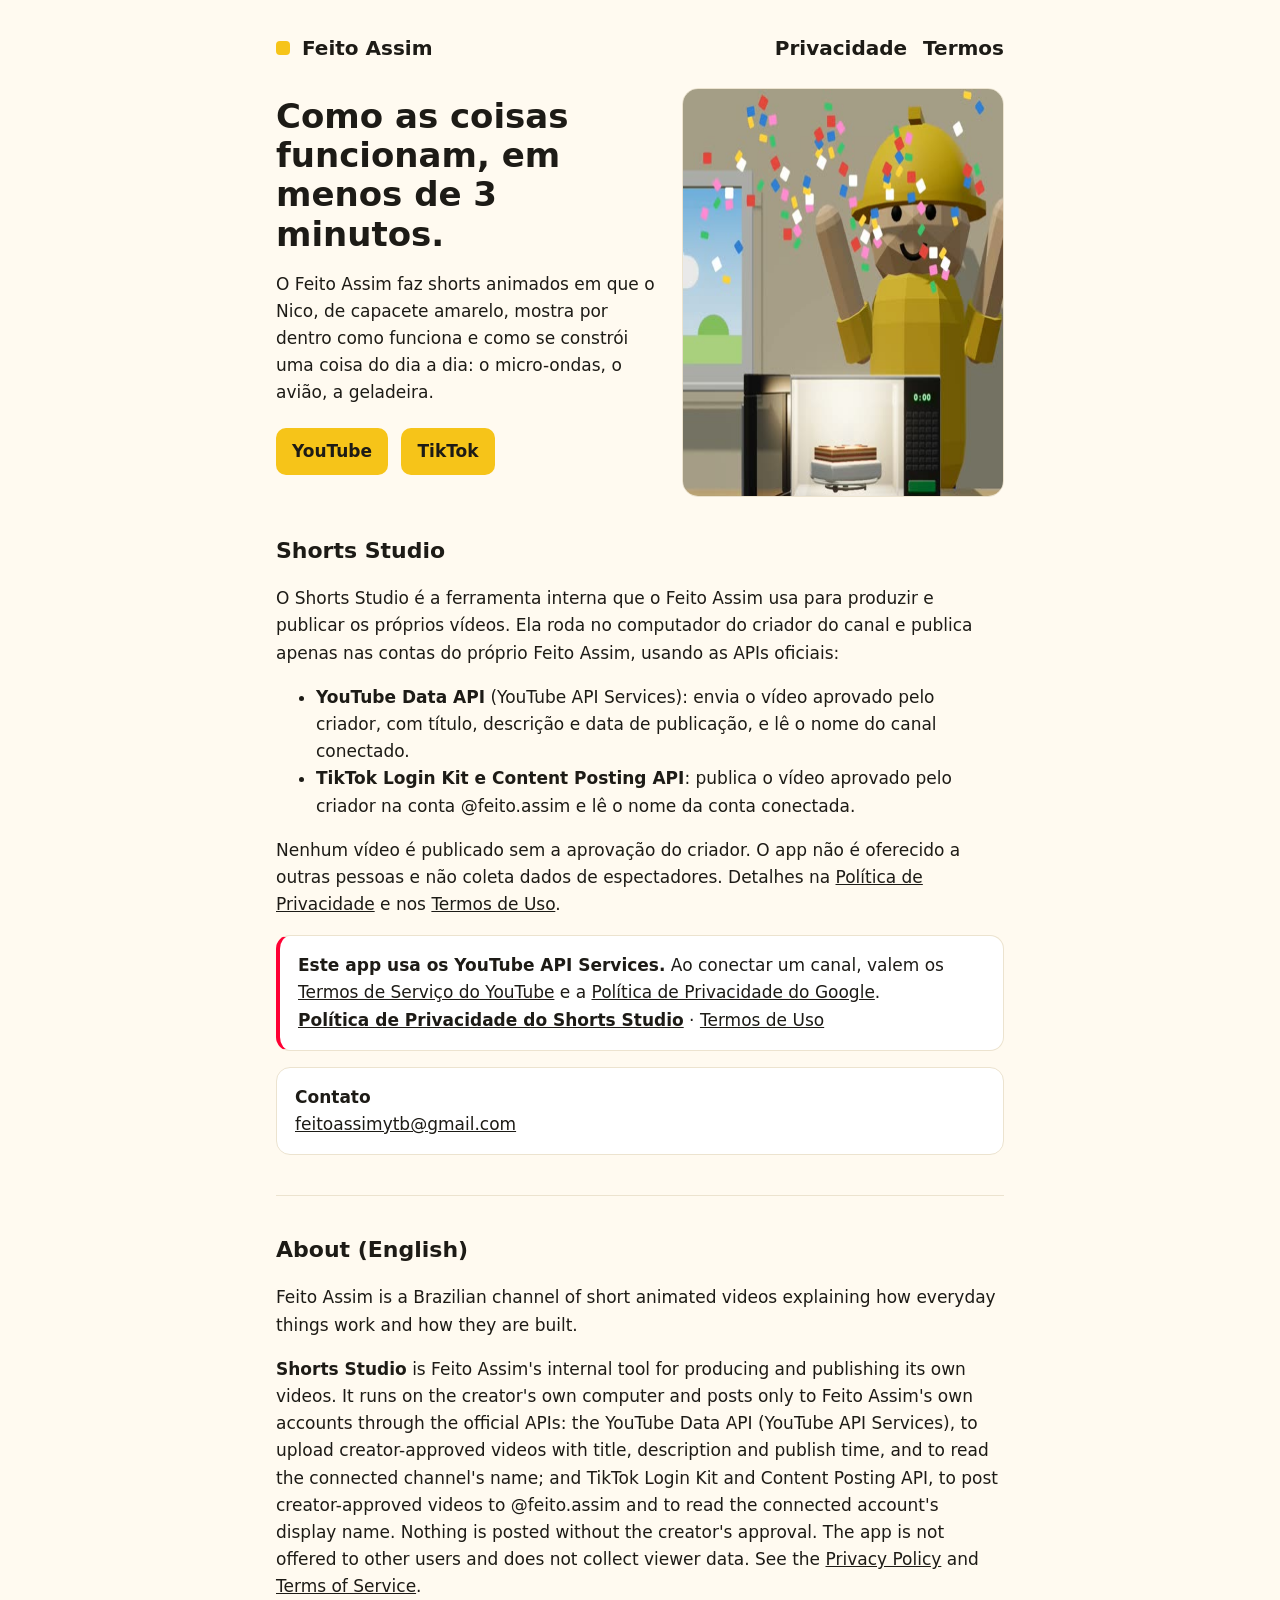
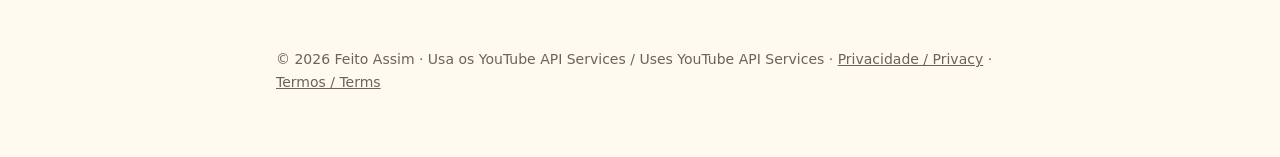
<file: index.html>
<!doctype html>
<html lang="pt-BR">
<head>
  <meta charset="utf-8">
  <meta name="viewport" content="width=device-width, initial-scale=1">
  <title>Feito Assim</title>
  <meta name="description" content="Feito Assim: shorts animados que mostram como as coisas funcionam e como se constroem.">
  <link rel="stylesheet" href="style.css">
</head>
<body>
<main>
  <header class="top">
    <span class="dot"></span><a href="./">Feito Assim</a>
    <nav><a href="privacy.html">Privacidade</a><a href="terms.html">Termos</a></nav>
  </header>

  <section class="hero">
    <div>
      <h1>Como as coisas funcionam, em menos de 3 minutos.</h1>
      <p>O Feito Assim faz shorts animados em que o Nico, de capacete amarelo, mostra por dentro como funciona e como se constrói uma coisa do dia a dia: o micro-ondas, o avião, a geladeira.</p>
      <p>
        <a class="btn" href="https://www.youtube.com/channel/UCoe7hYEBOX_LlvVfUPOHCBA">YouTube</a>
        <a class="btn" href="https://www.tiktok.com/@feito.assim">TikTok</a>
      </p>
    </div>
    <img src="assets/nico.jpg" alt="O Nico comemorando ao lado de um micro-ondas aberto" width="480" height="409">
  </section>

  <h2>Shorts Studio</h2>
  <p>O Shorts Studio é a ferramenta interna que o Feito Assim usa para produzir e publicar os próprios vídeos. Ela roda no computador do criador do canal e publica apenas nas contas do próprio Feito Assim, usando as APIs oficiais:</p>
  <ul>
    <li><b>YouTube Data API</b> (YouTube API Services): envia o vídeo aprovado pelo criador, com título, descrição e data de publicação, e lê o nome do canal conectado.</li>
    <li><b>TikTok Login Kit e Content Posting API</b>: publica o vídeo aprovado pelo criador na conta @feito.assim e lê o nome da conta conectada.</li>
  </ul>
  <p>Nenhum vídeo é publicado sem a aprovação do criador. O app não é oferecido a outras pessoas e não coleta dados de espectadores. Detalhes na <a href="privacy.html">Política de Privacidade</a> e nos <a href="terms.html">Termos de Uso</a>.</p>

  <div class="card yt">
    <b>Este app usa os YouTube API Services.</b> Ao conectar um canal, valem os <a href="https://www.youtube.com/t/terms">Termos de Serviço do YouTube</a> e a <a href="https://policies.google.com/privacy">Política de Privacidade do Google</a>.<br>
    <a href="privacy.html"><b>Política de Privacidade do Shorts Studio</b></a> · <a href="terms.html">Termos de Uso</a>
  </div>

  <div class="card">
    <b>Contato</b><br>
    <a href="mailto:feitoassimytb@gmail.com">feitoassimytb@gmail.com</a>
  </div>

  <hr>
  <section lang="en">
    <h2>About (English)</h2>
    <p>Feito Assim is a Brazilian channel of short animated videos explaining how everyday things work and how they are built.</p>
    <p><b>Shorts Studio</b> is Feito Assim's internal tool for producing and publishing its own videos. It runs on the creator's own computer and posts only to Feito Assim's own accounts through the official APIs: the YouTube Data API (YouTube API Services), to upload creator-approved videos with title, description and publish time, and to read the connected channel's name; and TikTok Login Kit and Content Posting API, to post creator-approved videos to @feito.assim and to read the connected account's display name. Nothing is posted without the creator's approval. The app is not offered to other users and does not collect viewer data. See the <a href="privacy.html">Privacy Policy</a> and <a href="terms.html">Terms of Service</a>.</p>
  </section>

  <footer>© 2026 Feito Assim · Usa os YouTube API Services / Uses YouTube API Services · <a href="privacy.html">Privacidade / Privacy</a> · <a href="terms.html">Termos / Terms</a></footer>
</main>
</body>
</html>
</file>
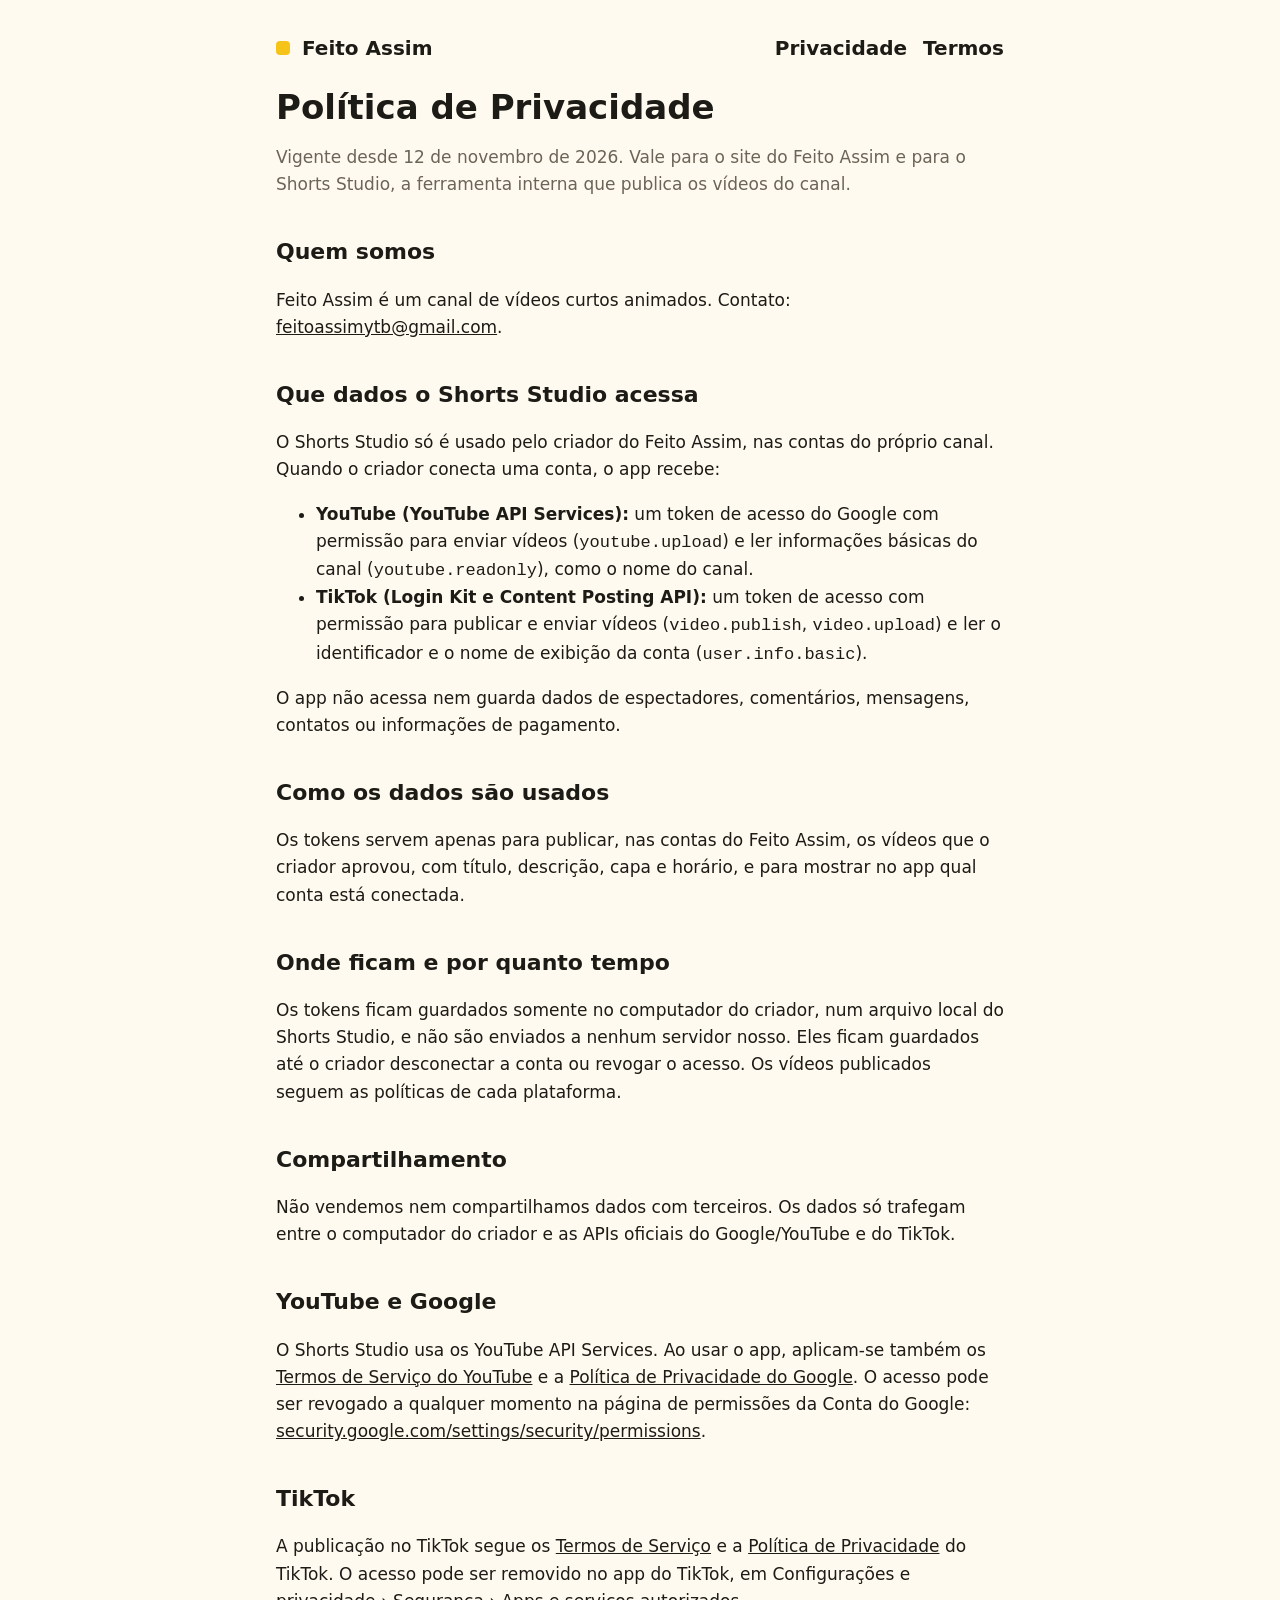
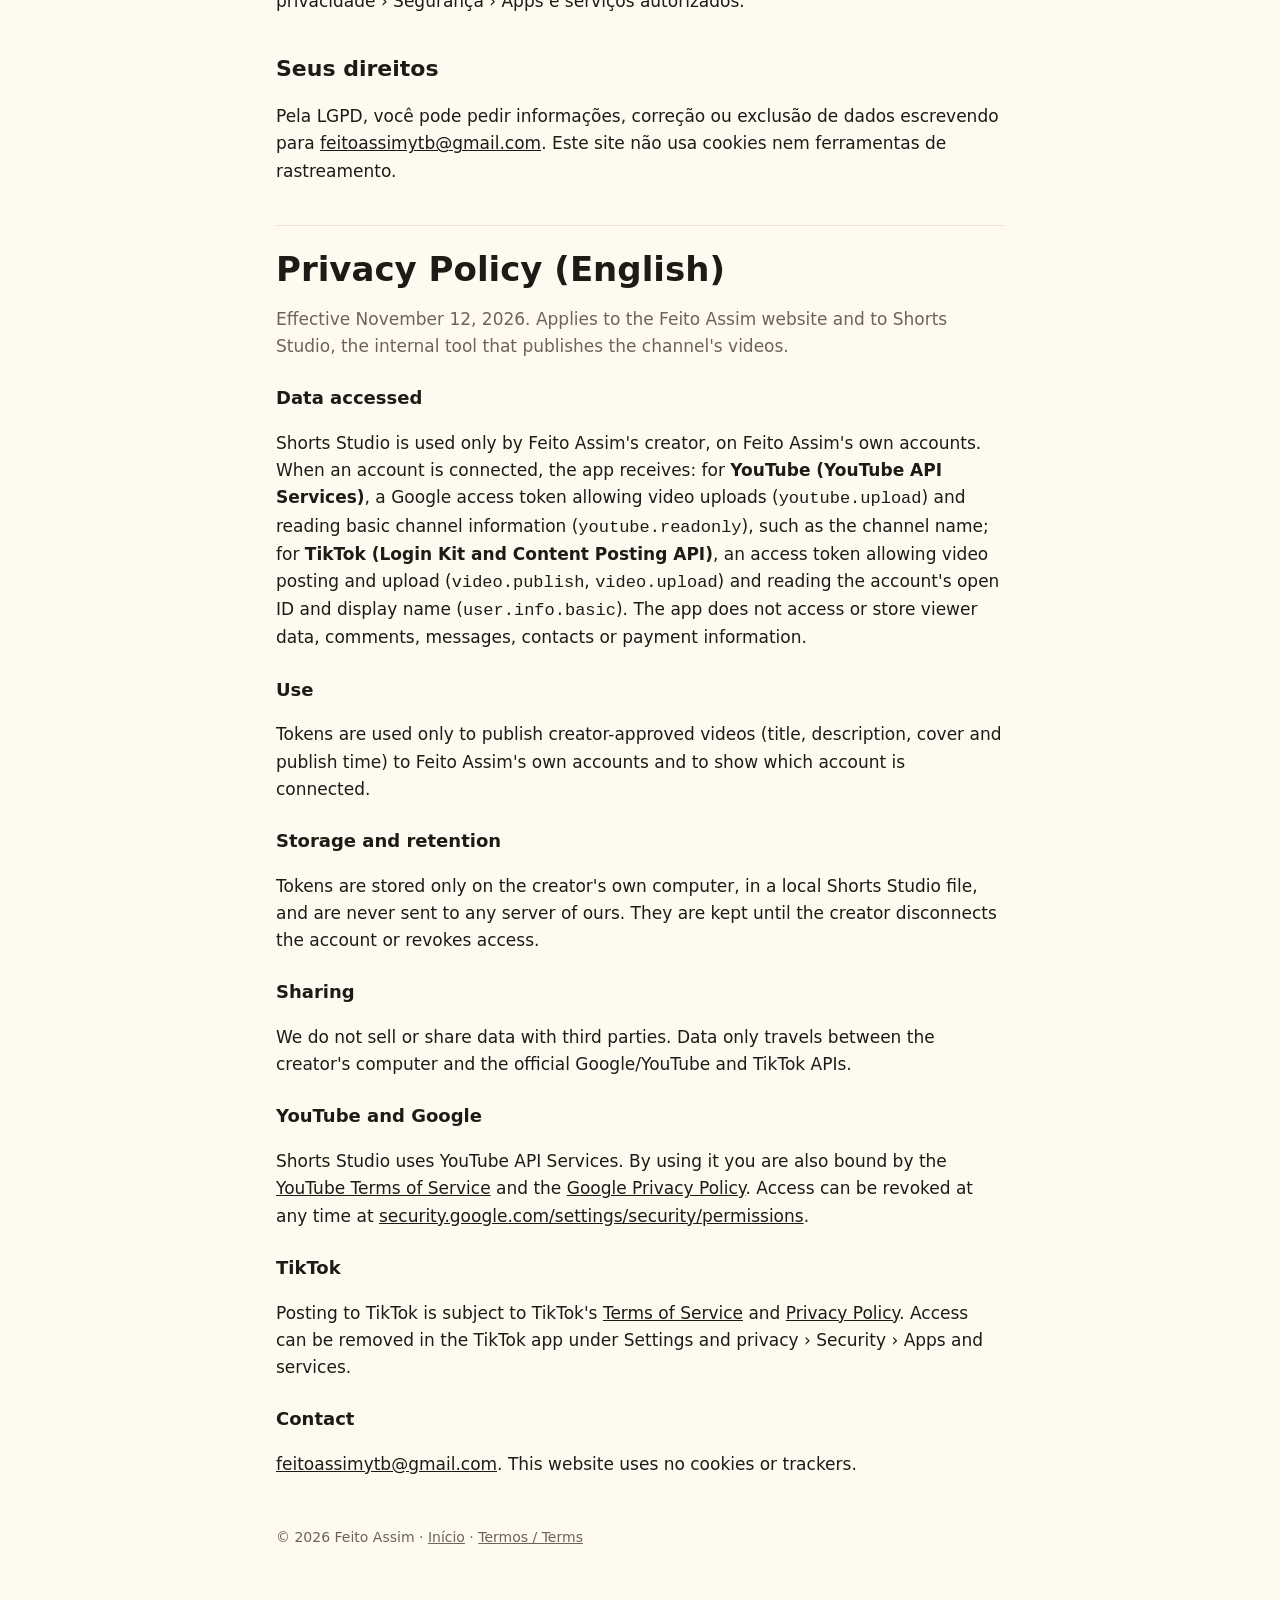
<file: privacy.html>
<!doctype html>
<html lang="pt-BR">
<head>
  <meta charset="utf-8">
  <meta name="viewport" content="width=device-width, initial-scale=1">
  <title>Privacidade · Feito Assim</title>
  <meta name="description" content="Política de privacidade do Feito Assim e do Shorts Studio.">
  <link rel="stylesheet" href="style.css">
</head>
<body>
<main>
  <header class="top">
    <span class="dot"></span><a href="./">Feito Assim</a>
    <nav><a href="privacy.html">Privacidade</a><a href="terms.html">Termos</a></nav>
  </header>

  <h1>Política de Privacidade</h1>
  <p class="mute">Vigente desde 12 de novembro de 2026. Vale para o site do Feito Assim e para o Shorts Studio, a ferramenta interna que publica os vídeos do canal.</p>

  <h2>Quem somos</h2>
  <p>Feito Assim é um canal de vídeos curtos animados. Contato: <a href="mailto:feitoassimytb@gmail.com">feitoassimytb@gmail.com</a>.</p>

  <h2>Que dados o Shorts Studio acessa</h2>
  <p>O Shorts Studio só é usado pelo criador do Feito Assim, nas contas do próprio canal. Quando o criador conecta uma conta, o app recebe:</p>
  <ul>
    <li><b>YouTube (YouTube API Services):</b> um token de acesso do Google com permissão para enviar vídeos (<code>youtube.upload</code>) e ler informações básicas do canal (<code>youtube.readonly</code>), como o nome do canal.</li>
    <li><b>TikTok (Login Kit e Content Posting API):</b> um token de acesso com permissão para publicar e enviar vídeos (<code>video.publish</code>, <code>video.upload</code>) e ler o identificador e o nome de exibição da conta (<code>user.info.basic</code>).</li>
  </ul>
  <p>O app não acessa nem guarda dados de espectadores, comentários, mensagens, contatos ou informações de pagamento.</p>

  <h2>Como os dados são usados</h2>
  <p>Os tokens servem apenas para publicar, nas contas do Feito Assim, os vídeos que o criador aprovou, com título, descrição, capa e horário, e para mostrar no app qual conta está conectada.</p>

  <h2>Onde ficam e por quanto tempo</h2>
  <p>Os tokens ficam guardados somente no computador do criador, num arquivo local do Shorts Studio, e não são enviados a nenhum servidor nosso. Eles ficam guardados até o criador desconectar a conta ou revogar o acesso. Os vídeos publicados seguem as políticas de cada plataforma.</p>

  <h2>Compartilhamento</h2>
  <p>Não vendemos nem compartilhamos dados com terceiros. Os dados só trafegam entre o computador do criador e as APIs oficiais do Google/YouTube e do TikTok.</p>

  <h2>YouTube e Google</h2>
  <p>O Shorts Studio usa os YouTube API Services. Ao usar o app, aplicam-se também os <a href="https://www.youtube.com/t/terms">Termos de Serviço do YouTube</a> e a <a href="https://policies.google.com/privacy">Política de Privacidade do Google</a>. O acesso pode ser revogado a qualquer momento na página de permissões da Conta do Google: <a href="https://security.google.com/settings/security/permissions">security.google.com/settings/security/permissions</a>.</p>

  <h2>TikTok</h2>
  <p>A publicação no TikTok segue os <a href="https://www.tiktok.com/legal/terms-of-service">Termos de Serviço</a> e a <a href="https://www.tiktok.com/legal/privacy-policy">Política de Privacidade</a> do TikTok. O acesso pode ser removido no app do TikTok, em Configurações e privacidade › Segurança › Apps e serviços autorizados.</p>

  <h2>Seus direitos</h2>
  <p>Pela LGPD, você pode pedir informações, correção ou exclusão de dados escrevendo para <a href="mailto:feitoassimytb@gmail.com">feitoassimytb@gmail.com</a>. Este site não usa cookies nem ferramentas de rastreamento.</p>

  <hr>
  <section lang="en">
    <h1>Privacy Policy (English)</h1>
    <p class="mute">Effective November 12, 2026. Applies to the Feito Assim website and to Shorts Studio, the internal tool that publishes the channel's videos.</p>
    <h3>Data accessed</h3>
    <p>Shorts Studio is used only by Feito Assim's creator, on Feito Assim's own accounts. When an account is connected, the app receives: for <b>YouTube (YouTube API Services)</b>, a Google access token allowing video uploads (<code>youtube.upload</code>) and reading basic channel information (<code>youtube.readonly</code>), such as the channel name; for <b>TikTok (Login Kit and Content Posting API)</b>, an access token allowing video posting and upload (<code>video.publish</code>, <code>video.upload</code>) and reading the account's open ID and display name (<code>user.info.basic</code>). The app does not access or store viewer data, comments, messages, contacts or payment information.</p>
    <h3>Use</h3>
    <p>Tokens are used only to publish creator-approved videos (title, description, cover and publish time) to Feito Assim's own accounts and to show which account is connected.</p>
    <h3>Storage and retention</h3>
    <p>Tokens are stored only on the creator's own computer, in a local Shorts Studio file, and are never sent to any server of ours. They are kept until the creator disconnects the account or revokes access.</p>
    <h3>Sharing</h3>
    <p>We do not sell or share data with third parties. Data only travels between the creator's computer and the official Google/YouTube and TikTok APIs.</p>
    <h3>YouTube and Google</h3>
    <p>Shorts Studio uses YouTube API Services. By using it you are also bound by the <a href="https://www.youtube.com/t/terms">YouTube Terms of Service</a> and the <a href="https://policies.google.com/privacy">Google Privacy Policy</a>. Access can be revoked at any time at <a href="https://security.google.com/settings/security/permissions">security.google.com/settings/security/permissions</a>.</p>
    <h3>TikTok</h3>
    <p>Posting to TikTok is subject to TikTok's <a href="https://www.tiktok.com/legal/terms-of-service">Terms of Service</a> and <a href="https://www.tiktok.com/legal/privacy-policy">Privacy Policy</a>. Access can be removed in the TikTok app under Settings and privacy › Security › Apps and services.</p>
    <h3>Contact</h3>
    <p><a href="mailto:feitoassimytb@gmail.com">feitoassimytb@gmail.com</a>. This website uses no cookies or trackers.</p>
  </section>

  <footer>© 2026 Feito Assim · <a href="./">Início</a> · <a href="terms.html">Termos / Terms</a></footer>
</main>
</body>
</html>
</file>
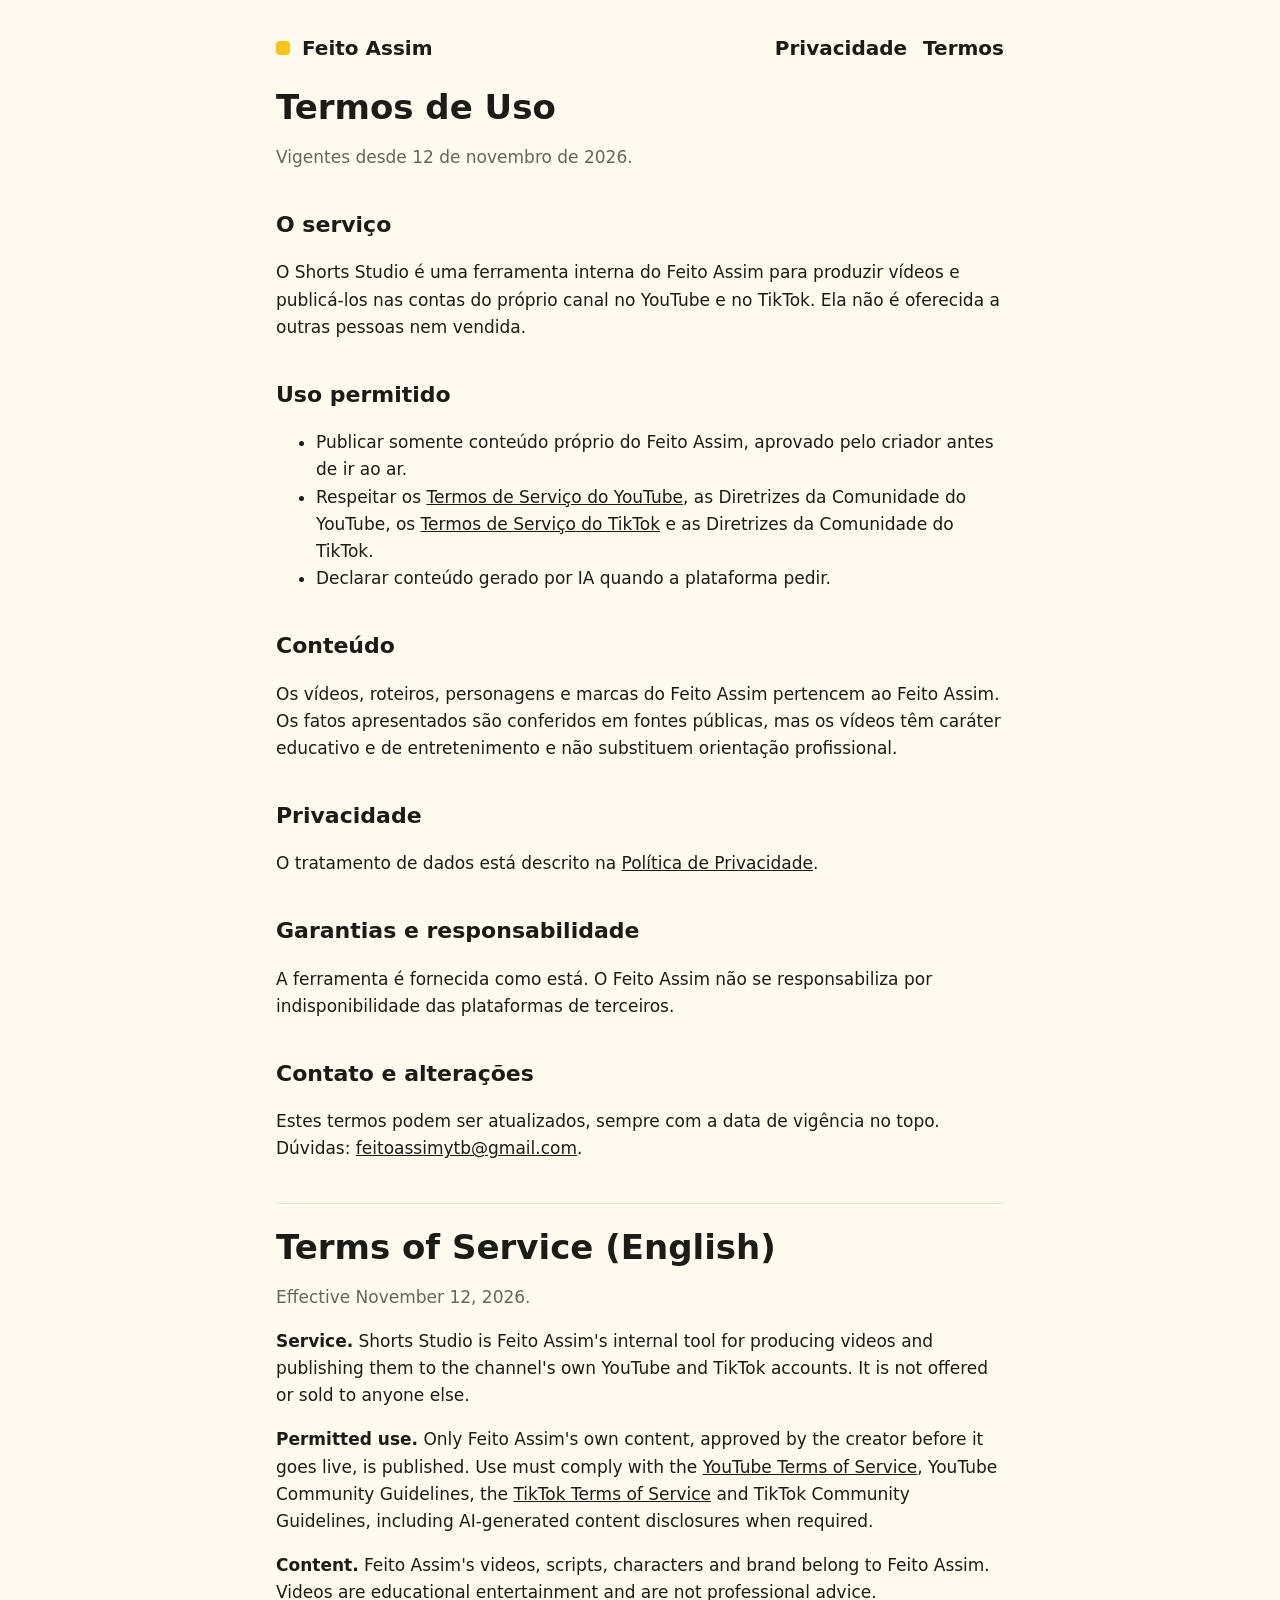
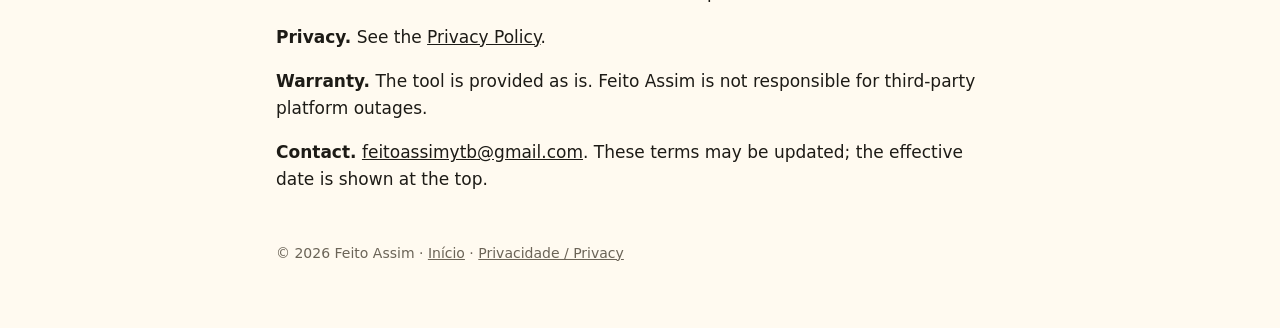
<file: terms.html>
<!doctype html>
<html lang="pt-BR">
<head>
  <meta charset="utf-8">
  <meta name="viewport" content="width=device-width, initial-scale=1">
  <title>Termos · Feito Assim</title>
  <meta name="description" content="Termos de uso do Feito Assim e do Shorts Studio.">
  <link rel="stylesheet" href="style.css">
</head>
<body>
<main>
  <header class="top">
    <span class="dot"></span><a href="./">Feito Assim</a>
    <nav><a href="privacy.html">Privacidade</a><a href="terms.html">Termos</a></nav>
  </header>

  <h1>Termos de Uso</h1>
  <p class="mute">Vigentes desde 12 de novembro de 2026.</p>

  <h2>O serviço</h2>
  <p>O Shorts Studio é uma ferramenta interna do Feito Assim para produzir vídeos e publicá-los nas contas do próprio canal no YouTube e no TikTok. Ela não é oferecida a outras pessoas nem vendida.</p>

  <h2>Uso permitido</h2>
  <ul>
    <li>Publicar somente conteúdo próprio do Feito Assim, aprovado pelo criador antes de ir ao ar.</li>
    <li>Respeitar os <a href="https://www.youtube.com/t/terms">Termos de Serviço do YouTube</a>, as Diretrizes da Comunidade do YouTube, os <a href="https://www.tiktok.com/legal/terms-of-service">Termos de Serviço do TikTok</a> e as Diretrizes da Comunidade do TikTok.</li>
    <li>Declarar conteúdo gerado por IA quando a plataforma pedir.</li>
  </ul>

  <h2>Conteúdo</h2>
  <p>Os vídeos, roteiros, personagens e marcas do Feito Assim pertencem ao Feito Assim. Os fatos apresentados são conferidos em fontes públicas, mas os vídeos têm caráter educativo e de entretenimento e não substituem orientação profissional.</p>

  <h2>Privacidade</h2>
  <p>O tratamento de dados está descrito na <a href="privacy.html">Política de Privacidade</a>.</p>

  <h2>Garantias e responsabilidade</h2>
  <p>A ferramenta é fornecida como está. O Feito Assim não se responsabiliza por indisponibilidade das plataformas de terceiros.</p>

  <h2>Contato e alterações</h2>
  <p>Estes termos podem ser atualizados, sempre com a data de vigência no topo. Dúvidas: <a href="mailto:feitoassimytb@gmail.com">feitoassimytb@gmail.com</a>.</p>

  <hr>
  <section lang="en">
    <h1>Terms of Service (English)</h1>
    <p class="mute">Effective November 12, 2026.</p>
    <p><b>Service.</b> Shorts Studio is Feito Assim's internal tool for producing videos and publishing them to the channel's own YouTube and TikTok accounts. It is not offered or sold to anyone else.</p>
    <p><b>Permitted use.</b> Only Feito Assim's own content, approved by the creator before it goes live, is published. Use must comply with the <a href="https://www.youtube.com/t/terms">YouTube Terms of Service</a>, YouTube Community Guidelines, the <a href="https://www.tiktok.com/legal/terms-of-service">TikTok Terms of Service</a> and TikTok Community Guidelines, including AI-generated content disclosures when required.</p>
    <p><b>Content.</b> Feito Assim's videos, scripts, characters and brand belong to Feito Assim. Videos are educational entertainment and are not professional advice.</p>
    <p><b>Privacy.</b> See the <a href="privacy.html">Privacy Policy</a>.</p>
    <p><b>Warranty.</b> The tool is provided as is. Feito Assim is not responsible for third-party platform outages.</p>
    <p><b>Contact.</b> <a href="mailto:feitoassimytb@gmail.com">feitoassimytb@gmail.com</a>. These terms may be updated; the effective date is shown at the top.</p>
  </section>

  <footer>© 2026 Feito Assim · <a href="./">Início</a> · <a href="privacy.html">Privacidade / Privacy</a></footer>
</main>
</body>
</html>
</file>
<file: style.css>
:root { --bg: #fffaf0; --ink: #1d1b16; --mute: #6b6457; --accent: #f6c419; --card: #ffffff; --line: #ece3cf; }
@media (prefers-color-scheme: dark) { :root { --bg: #16140f; --ink: #f4efe4; --mute: #b3ab9a; --card: #211e17; --line: #353025; } }
* { box-sizing: border-box; }
body { margin: 0; background: var(--bg); color: var(--ink); font: 17px/1.6 system-ui, -apple-system, "Segoe UI", Roboto, sans-serif; }
main { max-width: 760px; margin: 0 auto; padding: 32px 16px 64px; }
header.top { display: flex; align-items: center; gap: 12px; margin-bottom: 24px; }
header.top a { color: inherit; text-decoration: none; font-weight: 800; font-size: 20px; }
.dot { width: 14px; height: 14px; border-radius: 4px; background: var(--accent); display: inline-block; }
nav { margin-left: auto; display: flex; gap: 16px; font-size: 15px; }
nav a { color: var(--mute); }
h1 { font-size: 34px; line-height: 1.15; margin: 8px 0 12px; }
h2 { font-size: 22px; margin: 36px 0 8px; }
h3 { font-size: 18px; margin: 24px 0 6px; }
p, li { color: var(--ink); }
.mute { color: var(--mute); }
.hero { display: grid; grid-template-columns: 1fr; gap: 20px; align-items: center; }
@media (min-width: 640px) { .hero { grid-template-columns: 1.2fr 1fr; } }
.hero img { width: 100%; border-radius: 16px; border: 1px solid var(--line); }
.card { background: var(--card); border: 1px solid var(--line); border-radius: 14px; padding: 16px 18px; margin: 16px 0; }
.btn { display: inline-block; background: var(--accent); color: #1d1b16; font-weight: 700; padding: 10px 16px; border-radius: 10px; text-decoration: none; margin: 4px 8px 4px 0; }
a { color: inherit; }
hr { border: 0; border-top: 1px solid var(--line); margin: 40px 0 24px; }
footer { font-size: 14px; color: var(--mute); margin-top: 48px; }
.card.yt { border-left: 4px solid #ff0033; }
</file>
